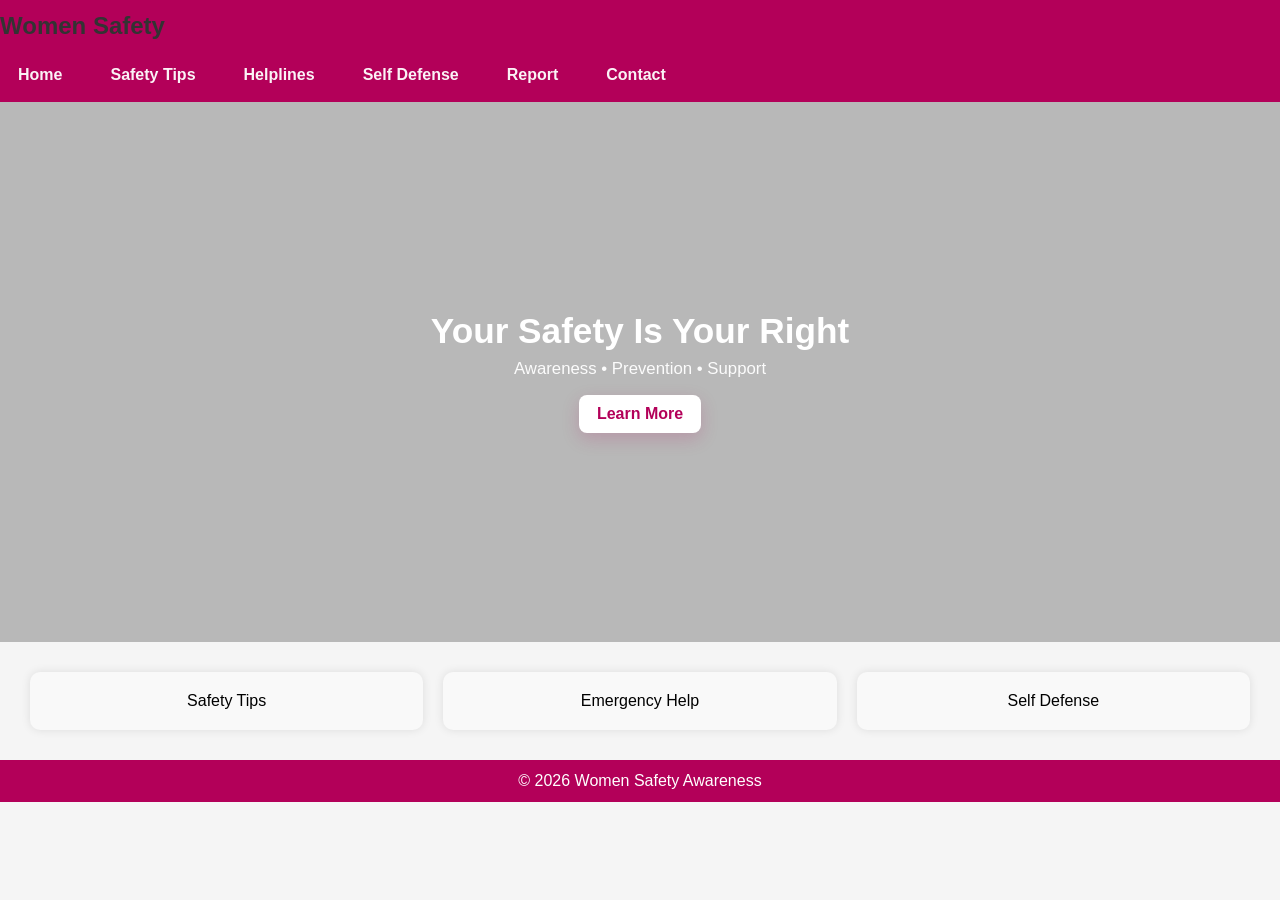
<file: index.html>
<!DOCTYPE html>
<html lang="en">
<head>
  <meta charset="UTF-8">
  <title>Women Safety Awareness</title>
  <link rel="stylesheet" href="style.css">
</head>
<body>
  <header class="navbar">
    <h2>Women Safety</h2>
    <nav>
      <a href="index.html">Home</a>
      <a href="safety.html">Safety Tips</a>
      <a href="helpline.html">Helplines</a>
      <a href="defense.html">Self Defense</a>
      <a href="report.html">Report</a>
      <a href="contact.html">Contact</a>
    </nav>
  </header>

  <section class="hero hero-home">
    <div class="hero-inner">
      <h1>Your Safety Is Your Right</h1>
      <p>Awareness • Prevention • Support</p>
      <a class="btn" href="safety.html">Learn More</a>
    </div>
  </section>
  <section class="cards">
    <div class="card">Safety Tips</div>
    <div class="card">Emergency Help</div>
    <div class="card">Self Defense</div>
  </section>
  <footer>© 2026 Women Safety Awareness</footer>
</body>
</html>
</file>
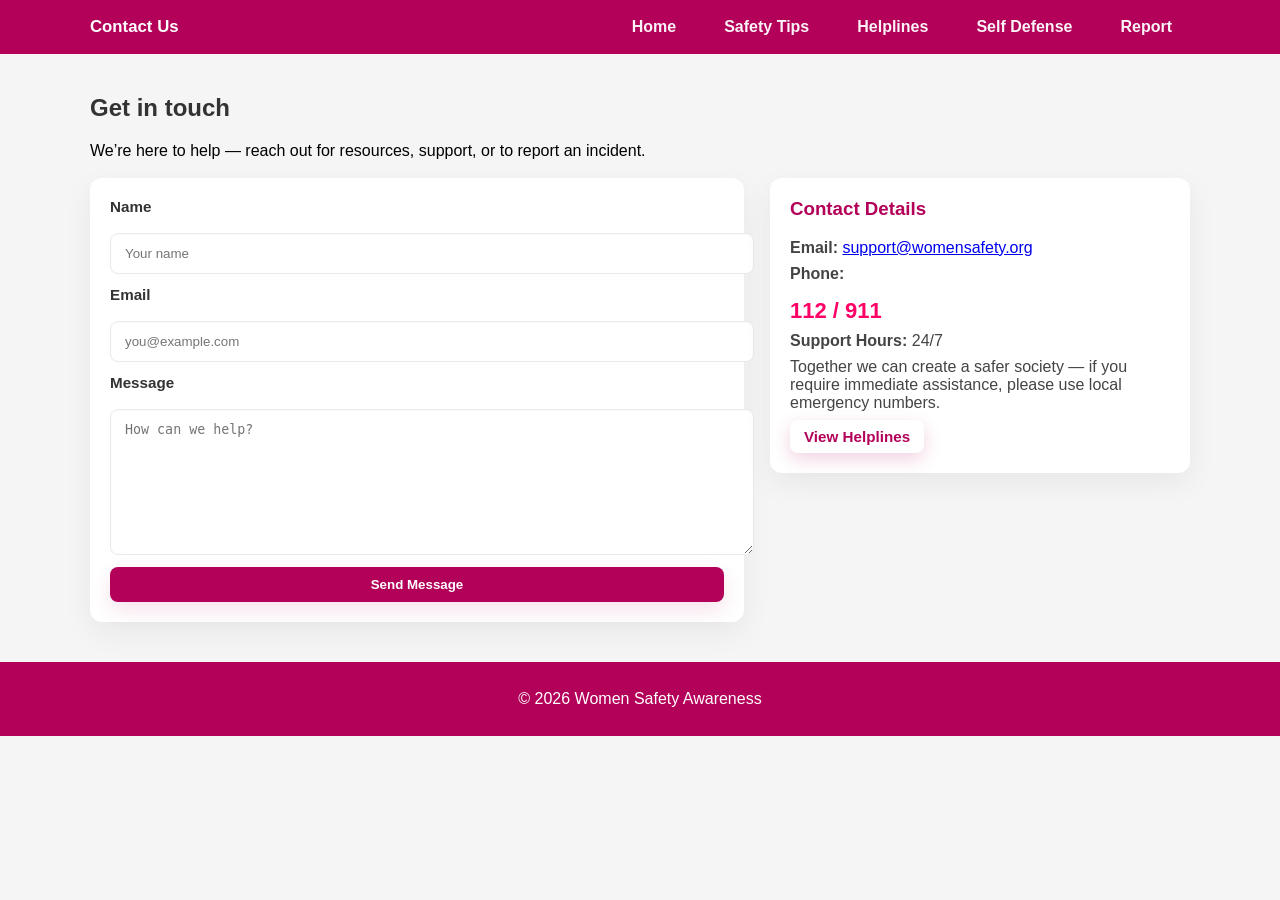
<file: contact.html>
<!DOCTYPE html>
<html lang="en">
<head>
  <meta charset="utf-8">
  <meta name="viewport" content="width=device-width, initial-scale=1">
  <title>Contact</title>
  <link rel="stylesheet" href="style.css">
</head>
<body>
  <header class="navbar">
    <div class="container">
      <h1>Contact Us</h1>
      <nav>
        <a href="index.html">Home</a>
        <a href="safety.html">Safety Tips</a>
        <a href="helpline.html">Helplines</a>
        <a href="defense.html">Self Defense</a>
        <a href="report.html">Report</a>
      </nav>
    </div>
  </header>

  <main>
    <section class="content">
      <div class="container">
        <h2>Get in touch</h2>
        <p>We’re here to help — reach out for resources, support, or to report an incident.</p>

        <div class="contact-grid">
          <div class="contact-card">
            <form class="form" action="#" method="post" novalidate>
              <label for="name">Name</label>
              <input id="name" name="name" type="text" placeholder="Your name" required>

              <label for="email">Email</label>
              <input id="email" name="email" type="email" placeholder="you@example.com" required>

              <label for="message">Message</label>
              <textarea id="message" name="message" placeholder="How can we help?" required></textarea>

              <button class="btn" type="submit">Send Message</button>
            </form>
          </div>

          <aside class="contact-card contact-info">
            <h3>Contact Details</h3>
            <p><strong>Email:</strong> <a href="mailto:support@womensafety.org">support@womensafety.org</a></p>
            <p><strong>Phone:</strong> <span class="number">112 / 911</span></p>
            <p><strong>Support Hours: </strong>24/7</p>
            <p>Together we can create a safer society — if you require immediate assistance, please use local emergency numbers.</p>
            <a class="btn small" href="helpline.html">View Helplines</a>
          </aside>
        </div>
      </div>
    </section>
  </main>

  <footer>
    <div class="container">
      <p>&copy; 2026 Women Safety Awareness</p>
    </div>
  </footer>
</body>
</html>
</file>
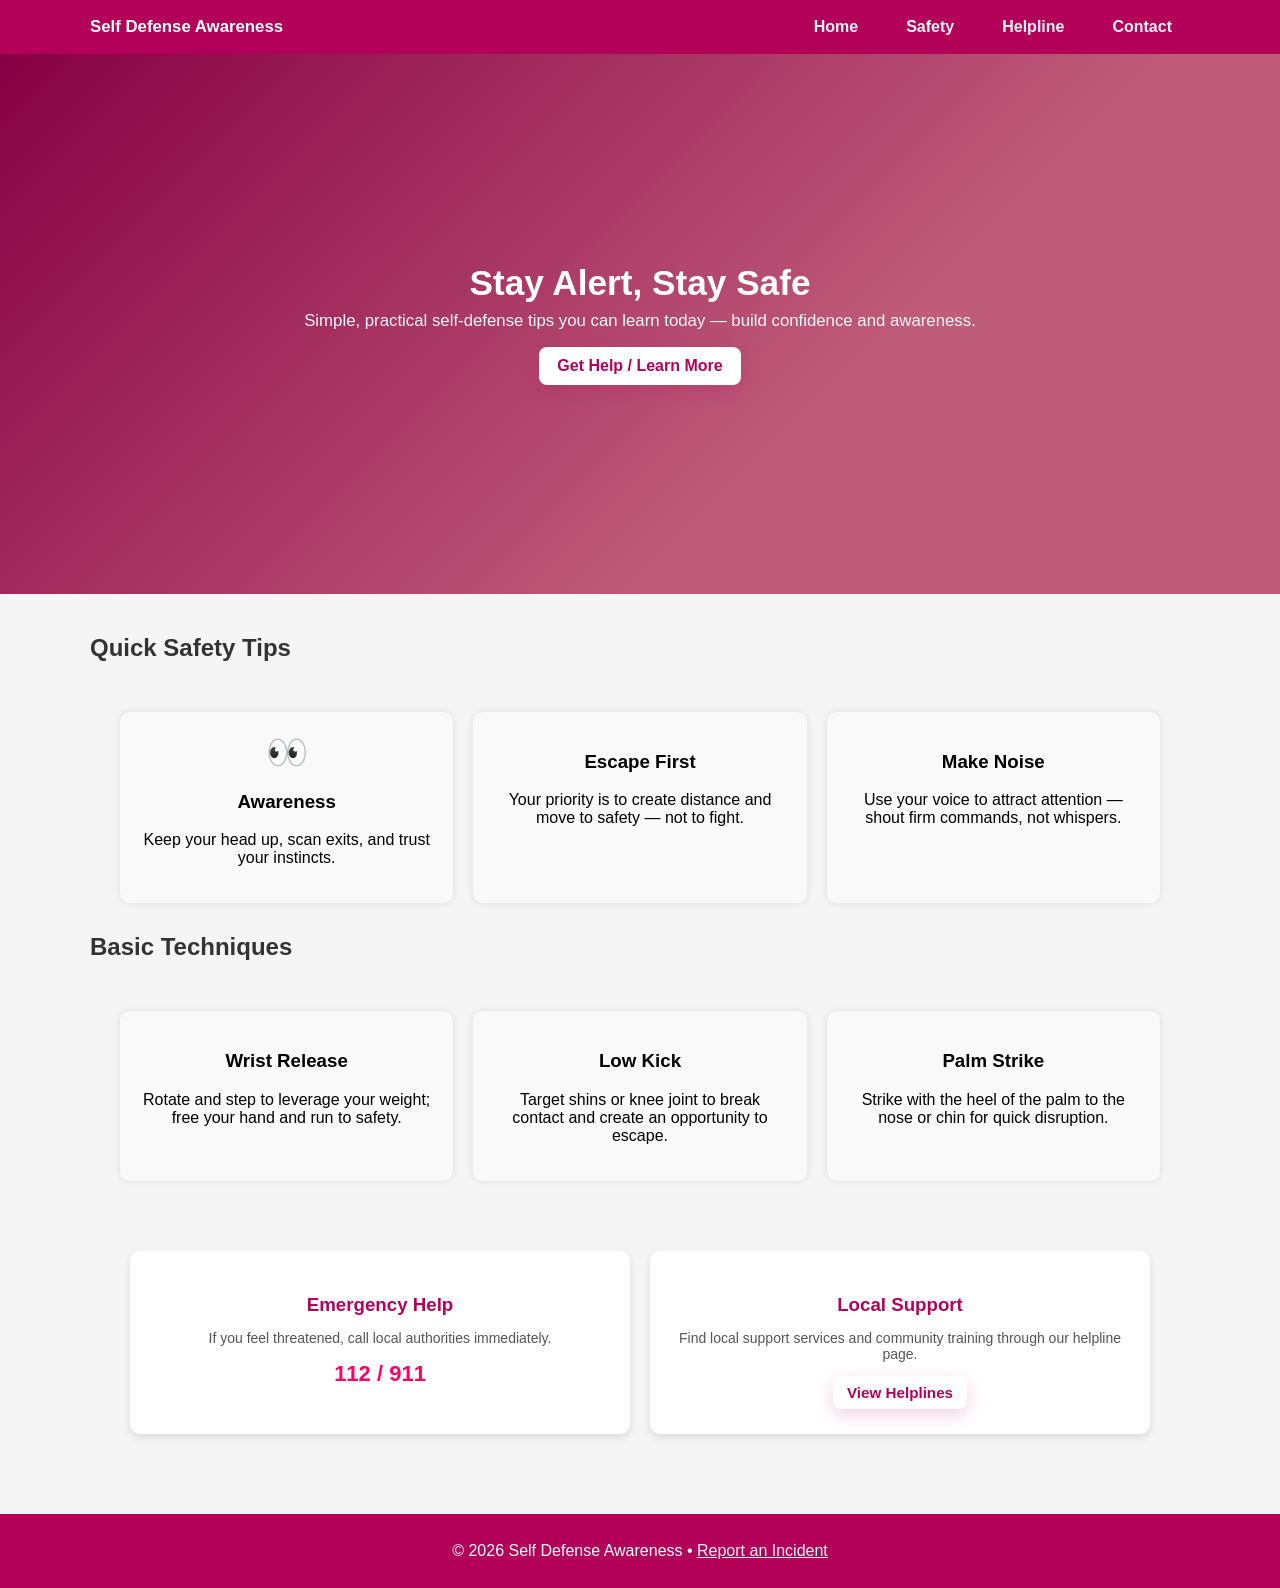
<file: defense.html>
<!DOCTYPE html>
<html lang="en">
<head>
  <meta charset="utf-8">
  <meta name="viewport" content="width=device-width, initial-scale=1">
  <title>Self Defense</title>
  <link rel="stylesheet" href="style.css">
</head>
<body>
  <header class="navbar">
    <div class="container">
      <h1>Self Defense Awareness</h1>
      <nav>
        <a href="index.html">Home</a>
        <a href="safety.html">Safety</a>
        <a href="helpline.html">Helpline</a>
        <a href="contact.html">Contact</a>
      </nav>
    </div>
  </header>

  <main>
    <section class="hero">
      <div class="hero-inner">
        <h1>Stay Alert, Stay Safe</h1>
        <p>Simple, practical self-defense tips you can learn today — build confidence and awareness.</p>
        <a class="btn" href="contact.html">Get Help / Learn More</a>
      </div>
    </section>

    <section class="content">
      <div class="container">
        <h2>Quick Safety Tips</h2>
        <div class="cards">
          <article class="card">
            <div class="emoji">👀</div>
            <h3>Awareness</h3>
            <p>Keep your head up, scan exits, and trust your instincts.</p>
          </article>

          <article class="card">
            <div class="emoji"></div>
            <h3>Escape First</h3>
            <p>Your priority is to create distance and move to safety — not to fight.</p>
          </article>

          <article class="card">
            <div class="emoji"></div>
            <h3>Make Noise</h3>
            <p>Use your voice to attract attention — shout firm commands, not whispers.</p>
          </article>
        </div>

        <h2>Basic Techniques</h2>
        <div class="cards">
          <article class="card">
            <h3>Wrist Release</h3>
            <p>Rotate and step to leverage your weight; free your hand and run to safety.</p>
          </article>

          <article class="card">
            <h3>Low Kick</h3>
            <p>Target shins or knee joint to break contact and create an opportunity to escape.</p>
          </article>

          <article class="card">
            <h3>Palm Strike</h3>
            <p>Strike with the heel of the palm to the nose or chin for quick disruption.</p>
          </article>
        </div>

        <section class="helpline-section">
          <div class="helpline-card">
            <h3>Emergency Help</h3>
            <p>If you feel threatened, call local authorities immediately.</p>
            <span class="number">112 / 911</span>
          </div>

          <div class="helpline-card">
            <h3>Local Support</h3>
            <p>Find local support services and community training through our helpline page.</p>
            <a class="btn small" href="helpline.html">View Helplines</a>
          </div>
        </section>
      </div>
    </section>
  </main>

  <footer>
    <div class="container">
      <p>&copy; 2026 Self Defense Awareness • <a href="report.html">Report an Incident</a></p>
    </div>
  </footer>
</body>
</html>
</file>
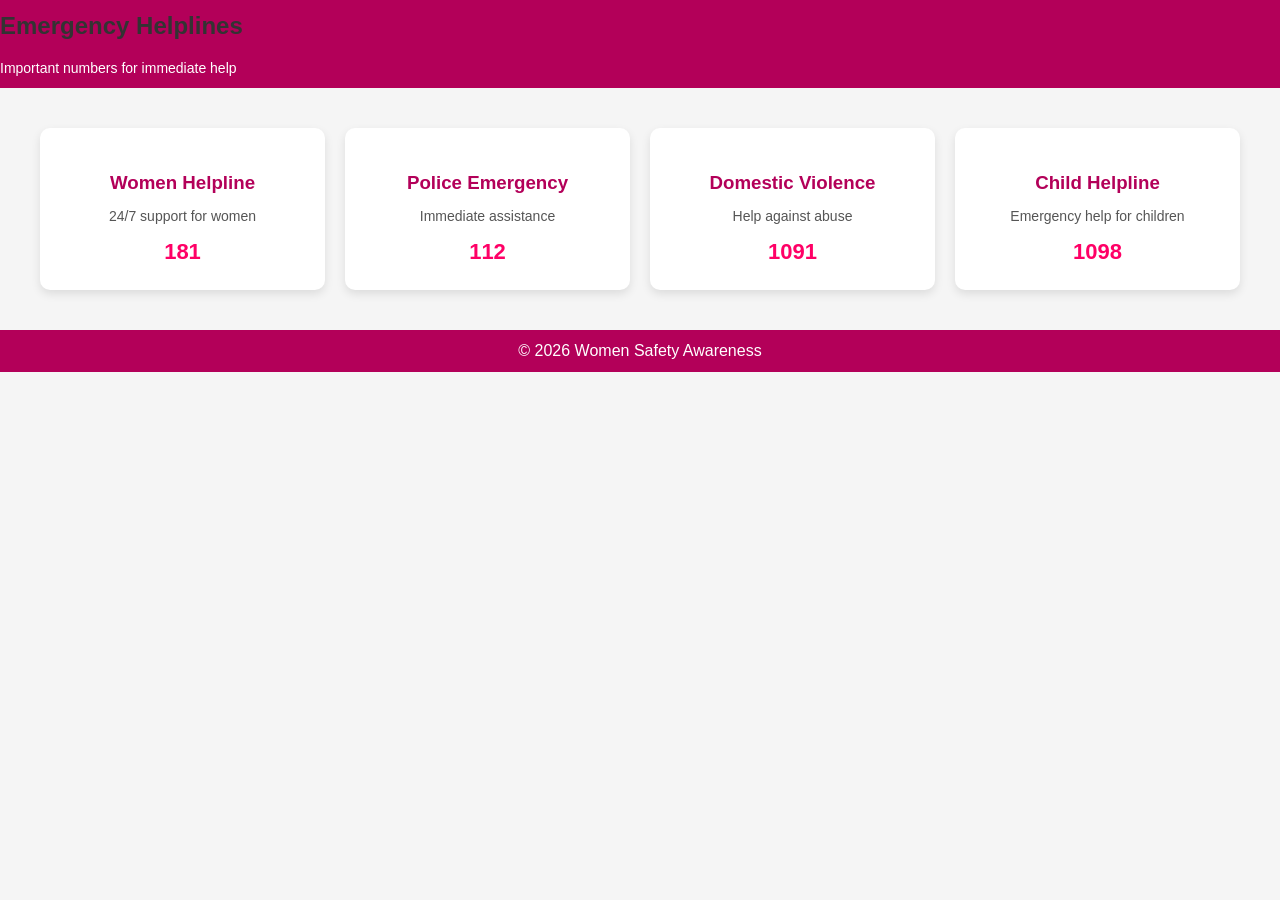
<file: helpline.html>
<!DOCTYPE html>
<html lang="en">
<head>
  <meta charset="UTF-8">
  <title>Emergency Helplines</title>
  <link rel="stylesheet" href="style.css">
</head>
<body>

<header class="navbar">
  <h2>Emergency Helplines</h2>
  <p>Important numbers for immediate help</p>
</header>

<section class="helpline-section">
  <div class="helpline-card">
    <h3>Women Helpline</h3>
    <p>24/7 support for women</p>
    <span class="number">181</span>
  </div>

  <div class="helpline-card">
    <h3>Police Emergency</h3>
    <p>Immediate assistance</p>
    <span class="number">112</span>
  </div>
  
  <div class="helpline-card">
    <h3>Domestic Violence</h3>
    <p>Help against abuse</p>
    <span class="number">1091</span>
  </div>

  <div class="helpline-card">
    <h3>Child Helpline</h3>
    <p>Emergency help for children</p>
    <span class="number">1098</span>
  </div>
</section>

<footer>
  © 2026 Women Safety Awareness
</footer>

</body>
</html>
</file>
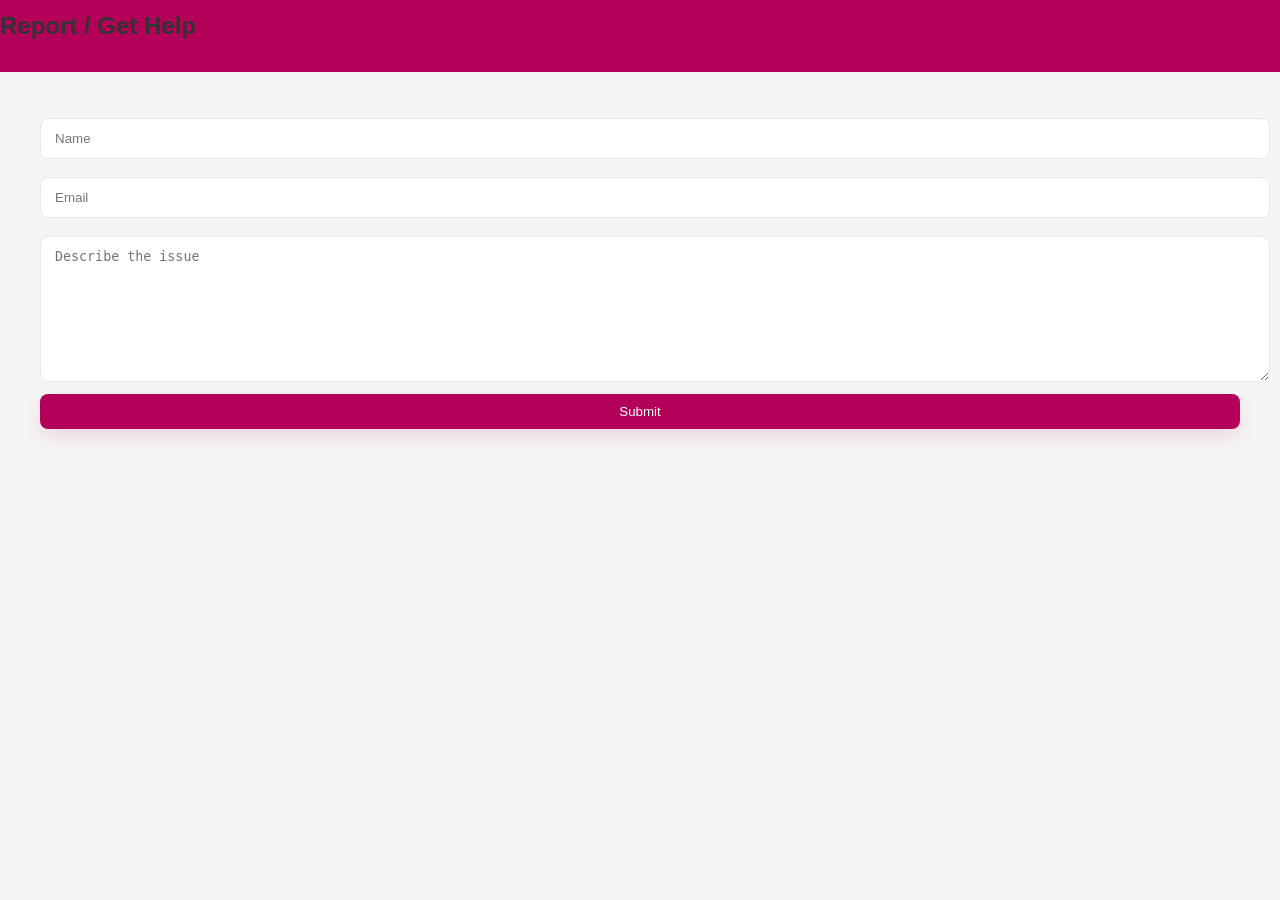
<file: report.html>
<!DOCTYPE html>
<html>
<head>
  <title>Report Issue</title>
  <link rel="stylesheet" href="style.css">
</head>
<body>
<header class="navbar"><h2>Report / Get Help</h2></header>
<section class="content">
  <form class="form">
    <input type="text" placeholder="Name">
    <input type="email" placeholder="Email">
    <textarea placeholder="Describe the issue"></textarea>
    <button>Submit</button>
  </form>
</section>
</body>
</html>
</file>
<file: style.css>
body {
margin: 0;
font-family: Arial, sans-serif;
background: #fff;
}


.navbar {
  background: #b30059;
  color: white;
  padding: 12px 0;
}
.navbar .container {
  display:flex;
  align-items:center;
  justify-content:space-between;
  gap:16px;
}
.navbar h1 { 
  font-size: 1.05rem; 
  margin: 0; 
  font-weight:700; 
}
.navbar nav {
  display:flex;
  gap:12px;
  align-items:center;
}
.navbar nav a { 
  color: white; 
  text-decoration: none; 
  font-weight: 600;
  opacity: 0.95;
  padding: 6px 8px;
  border-radius: 6px; 
}
.navbar nav a:hover { background: rgba(255,255,255,0.06); opacity: 1; text-decoration: none; }


.navbar nav a {
color: white;
margin: 0 10px;
text-decoration: none;
}
.hero {
  position: relative;
  height: 60vh; 
  display: flex;
  align-items: center;
  text-align: center;
  background: linear-gradient(135deg, #b30059 0%, #ff7aa2 65%);
  color: white;
  overflow: hidden;
}
.hero::before {
  content: "";
  position: absolute;
  top: 0;
  left: 0;
  width: 100%;
  height: 100%;
  background: rgba(0, 0, 0, 0.25); 
}

.hero-inner {
  position: relative;
  z-index: 1;
  width: 100%;
  padding: 30px 20px;
  max-width: 1000px;
  margin: 0 auto;
}
.hero-home {
  background-image: url('https://www.shutterstock.com/image-vector/human-hands-create-secure-environment-260nw-2553258281.jpg');
  background-size: cover;
  background-position: center;
  background-repeat: no-repeat;
}

.hero h1 {
  font-size: 2.2rem;
  margin: 0 0 8px;
}

.hero p {
  font-size: 1.05rem;
  margin: 0 0 16px;
  color: rgba(255,255,255,0.95);
}

.container {
  max-width: 1100px;
  margin: 0 auto;
  padding: 0 20px;
}

.btn {
  display: inline-block;
  background: white;
  color: #b30059;
  padding: 10px 18px;
  border-radius: 8px;
  text-decoration: none;
  font-weight: 600;
  box-shadow: 0 6px 18px rgba(179,0,89,0.18);
}

.btn.small {
  padding: 8px 14px;
  font-size: 0.95rem;
}

.card {
  background: #ffffff;
  padding: 20px;
  border-radius: 12px;
  text-align: center;
  box-shadow: 0 6px 18px rgba(0,0,0,0.06);
  transition: transform 0.18s ease, box-shadow 0.18s ease;
}

.card:hover {
  transform: translateY(-6px);
  box-shadow: 0 18px 40px rgba(0,0,0,0.12);
}

.emoji {
  font-size: 34px;
  margin-bottom: 10px;
}

h2 {
  color: #333;
  margin-top: 0;
}

@media (max-width: 600px) {
  .hero {
    height: 48vh;
  }
  .hero h1 { font-size: 1.2rem; }
}



.cards {
display: grid;
grid-template-columns: repeat(auto-fit, minmax(200px, 1fr));
gap: 20px;
padding: 30px;
}
.cards {
display: grid;
grid-template-columns: repeat(auto-fit, minmax(200px, 1fr));
gap: 20px;
padding: 30px;
}


.card {
background: #f9f9f9;
padding: 20px;
border-radius: 10px;
text-align: center;
box-shadow: 0 0 10px rgba(0,0,0,0.1);
}


.content {
padding: 40px;
}
.form {
  display:flex;
  flex-direction:column;
  gap:12px;
}
.form label { font-weight: 600; color: #333; font-size: 0.95rem; }
.form input, .form textarea {
  width: 100%;
  margin: 6px 0 0 0;
  padding: 12px 14px;
  border-radius: 8px;
  border: 1px solid #e9e9e9;
  background: #fff;
  box-shadow: inset 0 1px 3px rgba(0,0,0,0.02);
  transition: border-color 0.12s ease, box-shadow 0.12s ease, transform 0.08s ease;
}
.form input:focus, .form textarea:focus {
  outline: none;
  border-color: #b30059;
  box-shadow: 0 10px 30px rgba(179,0,89,0.06);
  transform: translateY(-2px);
}
.form textarea { min-height: 120px; resize: vertical; }
.form button, .form .btn { background: #b30059; color: white; padding: 10px 18px; border: none; border-radius: 8px; cursor: pointer; box-shadow: 0 8px 20px rgba(179,0,89,0.12); }
.form button:hover, .form .btn:hover { transform: translateY(-3px); }

/* Contact layout */
.contact-grid { display: grid; grid-template-columns: 1fr 420px; gap: 26px; align-items: start; margin-top: 18px; }
@media (max-width: 800px) { .contact-grid { grid-template-columns: 1fr; } }
.contact-card { background: #fff; padding: 20px; border-radius: 12px; box-shadow: 0 10px 30px rgba(0,0,0,0.06); }
.contact-info h3 { color: #b30059; margin-top: 0; }
.contact-info p { color: #444; margin: 8px 0; }



footer {
text-align: center;
padding: 15px;
background: #b30059;
color: white;
}
body {
  margin: 0;
  font-family: Arial, sans-serif;
  background-color: #f5f5f5;
}

/* Header */
.navbar {
  background-color: #b30059;
  color: white;
  padding: 12px 0;
}

.navbar .container { display:flex; align-items:center; justify-content:space-between; gap:12px; }
.navbar p { margin: 5px 0 0; font-size: 14px; }


.helpline-section {
  display: grid;
  grid-template-columns: repeat(auto-fit, minmax(220px, 1fr));
  gap: 20px;
  padding: 40px;
}

.helpline-card {
  background: white;
  padding: 25px;
  border-radius: 10px;
  text-align: center;
  box-shadow: 0 4px 10px rgba(0,0,0,0.1);
}

.helpline-card h3 {
  color: #b30059;
  margin-bottom: 10px;
}

.helpline-card p {
  color: #555;
  font-size: 14px;
}
.number {
  display: block;
  margin-top: 15px;
  font-size: 22px;
  font-weight: bold;
  color: #ff0066;
}


footer {
  background-color: #b30059;
  color: white;
  text-align: center;
  padding: 12px 0;
}
footer a { 
  color: #fff;
  text-decoration: underline; 
  opacity: 0.95; 
}
footer a:hover { opacity: 1; color: #fff; text-decoration: none; }
</file>
